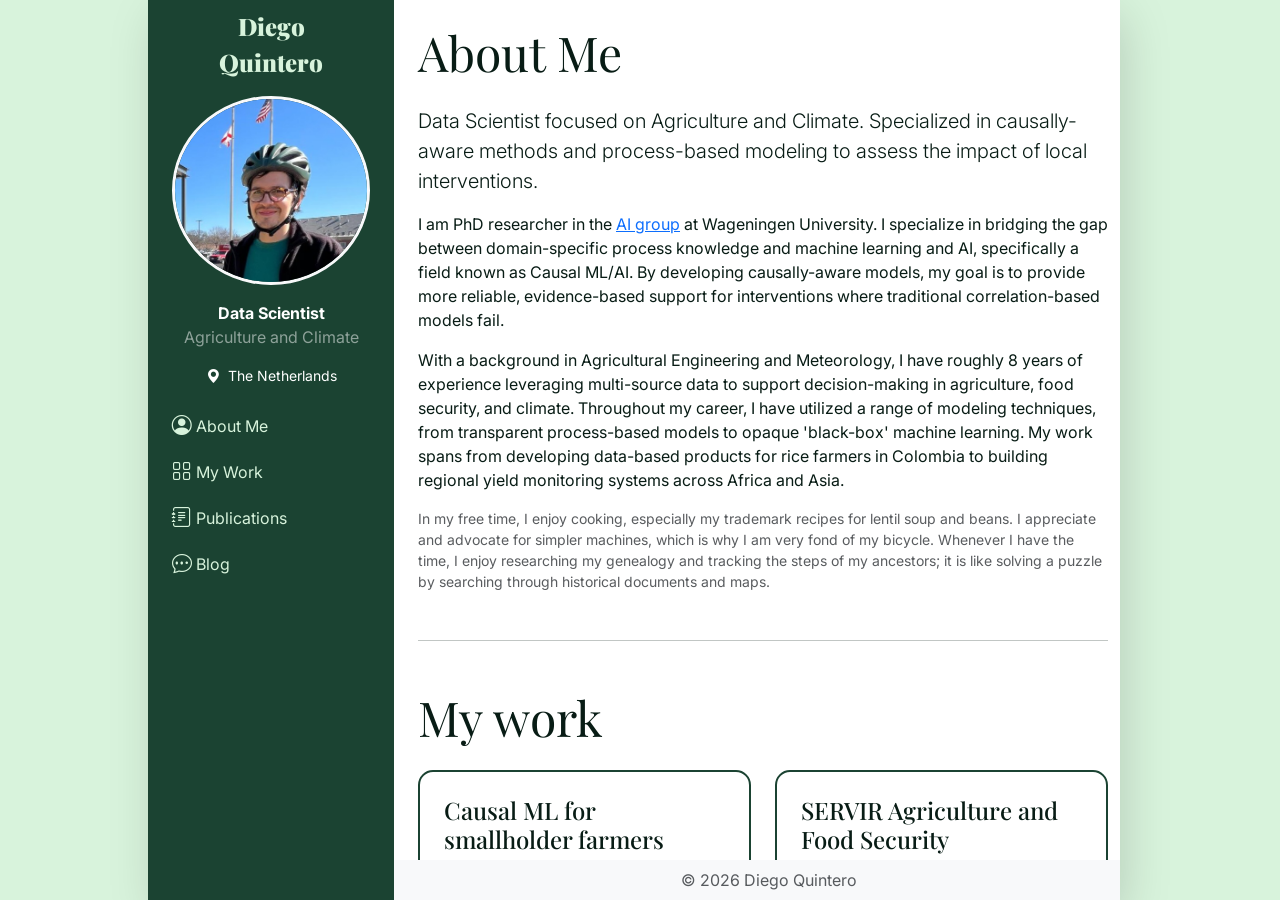
<file: index.html>
<!DOCTYPE html>
<!--[if lt IE 7]>      <html class="no-js lt-ie9 lt-ie8 lt-ie7"> <![endif]-->
<!--[if IE 7]>         <html class="no-js lt-ie9 lt-ie8"> <![endif]-->
<!--[if IE 8]>         <html class="no-js lt-ie9"> <![endif]-->
<!--[if gt IE 8]>      <html class="no-js"> <!--<![endif]-->
<html lang="en">

<head>
    <meta charset="utf-8">
    <meta http-equiv="X-UA-Compatible" content="IE=edge">
    <title>Diego Q.</title>
    <meta name="description" content="">
    <meta name="viewport" content="width=device-width, initial-scale=1">
    <link href="https://cdn.jsdelivr.net/npm/bootstrap@5.1.3/dist/css/bootstrap.min.css" rel="stylesheet"
        integrity="sha384-1BmE4kWBq78iYhFldvKuhfTAU6auU8tT94WrHftjDbrCEXSU1oBoqyl2QvZ6jIW3" crossorigin="anonymous">
    <link href="index.css" rel="stylesheet">
</head>

<body>
    <div class="container-fluid overflow-hidden d-flex justify-content-center bgcol p-0">
        <div class="col-xl-9 vh-100 bg-white px-sm-0 shadow-lg">
            <div class="row vh-100 overflow-auto">
                <div class="col-12 col-sm-3 col-xl-3 px-sm-2 px-0 bg-dark d-flex sticky-top">
                    <div
                        class="d-flex flex-sm-column flex-row flex-grow-1 align-items-center align-items-sm-center px-3 pt-2 text-white">
                        <a href="index.html"
                            class="d-flex align-items-center pb-sm-3 mb-md-0 text-light text-decoration-none fw-bold container-xs-fluid text-center">
                            <span class="fs-4 container-fluid">D<span class="d-none d-sm-inline">iego<br></span>Q<span
                                    class="d-none d-sm-inline">uintero</span> </span>
                        </a>
                        <div class="d-none d-sm-none d-md-inline container-sm-fluid text-center">
                            <img src="assets/diego.jpg"
                                class="rounded-circle img-fluid mb-3 border border-3 border-light">
                            <p class="text-white mb-0"><span class="fs-6 fw-bold">Data Scientist</span></p>
                            <p class="text-white-50"><span class="fs-6 italic">Agriculture and Climate</span></p>
                            <p class="d-flex justify-content-center small"><i class="bi-geo-alt-fill me-2"></i>The
                                Netherlands</p>
                        </div>

                        <ul class="nav nav-pills flex-sm-column flex-row flex-nowrap flex-shrink-1 flex-sm-grow-0 flex-grow-1 mb-sm-auto mb-0 justify-content-center align-items-start align-items-sm-start container-fluid"
                            id="menu">
                            <li class="nav-item">
                                <a href="#about" class="nav-link px-sm-0 px-2">
                                    <i class="fs-5 bi-person-circle"></i><span class="ms-1 d-none d-sm-inline">About
                                        Me</span>
                                </a>
                            </li>
                            <li>
                                <a href="#projects" class="nav-link px-sm-0 px-2">
                                    <i class="fs-5 bi-grid"></i><span class="ms-1 d-none d-sm-inline">My Work</span></a>
                            </li>
                            <li>
                                <a href="#publications" class="nav-link px-sm-0 px-2">
                                    <i class="fs-5 bi-journal-text"></i><span
                                        class="ms-1 d-none d-sm-inline">Publications</span> </a>
                            </li>
                            <li>
                                <a href="blog.html" class="nav-link px-sm-0 px-2">
                                    <i class="fs-5 bi-chat-dots"></i><span
                                        class="ms-1 d-none d-sm-inline">Blog</span></a>
                            </li>
                        </ul>
                    </div>
                </div>

                <div class="col d-flex flex-column h-sm-100 ps-4">
                    <div class="d-sm-none row text-center mt-3 align-items-center">
                        <div class="col-5 d-flex justify-content-end">
                            <img src="assets/diego.jpg" class="rounded-circle img-fluid border border-2 border-dark">
                        </div>
                        <div class="col-7 text-start">
                            <p class="text-dark fw-bold mb-0"><span class="fs-4">Diego Quintero</span></p>
                            <p class="text-dark mb-0">Data Scientist</p>
                            <p class="small text-muted"><i class="bi-geo-alt-fill me-1"></i>The Netherlands</p>
                        </div>
                    </div>
                    <main class="row overflow-auto">
                        <div class="col pt-4 pe-4">
                            <section id="about" class="reveal">
                                <h2 class="display-5 mb-4">About Me</h2>
                                <p class="lead">Data Scientist focused on Agriculture and Climate. Specialized in
                                    causally-aware methods and process-based modeling to assess the impact of local
                                    interventions.</p>
                                <p>I am PhD researcher in the <a
                                        href="https://www.wur.nl/en/chair-groups/artificial-intelligence-group">AI
                                        group</a> at Wageningen University. I specialize in bridging the gap between
                                    domain-specific process knowledge and machine learning and AI, specifically a field
                                    known as Causal ML/AI. By developing causally-aware models, my goal is to provide
                                    more reliable, evidence-based support for interventions where traditional
                                    correlation-based models fail.</p>
                                <p>With a background in Agricultural Engineering and Meteorology, I have roughly 8 years
                                    of experience leveraging multi-source data to support decision-making in
                                    agriculture, food security, and climate. Throughout my career, I have utilized a
                                    range of modeling techniques, from transparent process-based models to opaque
                                    'black-box' machine learning. My work spans from developing data-based products for
                                    rice farmers in Colombia to building regional yield monitoring systems across Africa
                                    and Asia.</p>
                                <p class="small text-muted mb-0">In my free time, I enjoy cooking, especially my
                                    trademark recipes for lentil soup and beans. I appreciate and advocate for simpler
                                    machines, which is why I am very fond of my bicycle. Whenever I have the time, I
                                    enjoy researching my genealogy and tracking the steps of my ancestors; it is like
                                    solving a puzzle by searching through historical documents and maps.</p>
                            </section>

                            <hr class="my-5" />

                            <section id="projects" class="reveal">
                                <h2 class="display-5 mb-4">My work</h2>
                                <div class="row g-4">
                                    <div class="col-md-6">
                                        <div class="project-card p-4 h-100">
                                            <h3 class="h4">Causal ML for smallholder farmers</h3>
                                            <h6 class="h6">Wageningen, The Netherlands</h6>
                                            <p class="text-muted">Current PhD research. Developing and exploring Causal
                                                ML methods and their potential for smallholder farmer agriculture.</p>
                                            <a href="https://research.wur.nl/en/projects/causal-machine-learning-for-sustainable-smallholder-farming-in-af/"
                                                class="btn btn-primary btn-sm mt-2">View project <i
                                                    class="bi bi-arrow-right ms-1"></i></a>
                                        </div>
                                    </div>
                                    <div class="col-md-6">
                                        <div class="project-card p-4 h-100">
                                            <h3 class="h4">SERVIR Agriculture and Food Security</h3>
                                            <h6 class="h6">Huntsville, AL, US</h6>
                                            <p class="text-muted">I supported the NASA SERVIR Initiative as a Research
                                                Scientist in the Ag&FS team, where I developed models and data pipelines
                                                to facilitate decision assessment for stakeholders across the globe.</p>
                                            <a href="https://github.com/SERVIR" class="btn btn-primary btn-sm mt-2">View
                                                organization repo <i class="bi bi-arrow-right ms-1"></i></a>
                                        </div>
                                    </div>
                                    <div class="col-md-6">
                                        <div class="project-card p-4 h-100">
                                            <h3 class="h4">DSSATTools</h3>
                                            <h6 class="h6">Anywhere</h6>
                                            <p class="text-muted">A Python package for crop modelling using the DSSAT
                                                crop modelling ecosystem. A package I authored and have been supporting
                                                and improving since 2022.</p>
                                            <a href="https://github.com/daquinterop/Py_DSSATTools"
                                                class="btn btn-primary btn-sm mt-2">View repo <i
                                                    class="bi bi-arrow-right ms-1"></i></a>
                                        </div>
                                    </div>
                                    <div class="col-md-6">
                                        <div class="project-card p-4 h-100">
                                            <h3 class="h4">UNR Irrigation and Water Management Lab</h3>
                                            <h6 class="h6">Reno, NV, US</h6>
                                            <p class="text-muted">I supported the Lab as a MSc research assistant. I
                                                assisted field work, and developed software, models, and data-pipelines
                                                that supported the research conducted in the lab.</p>
                                        </div>
                                    </div>
                                    <div class="col-md-6">
                                        <div class="project-card p-4 h-100">
                                            <h3 class="h4">Fedearroz, FNA</h3>
                                            <h6 class="h6">Villavicencio, Colombia</h6>
                                            <p class="text-muted">I conducted applied research in the fields of Digital
                                                Agriculture and Agro-meteorology. The research aimed to improve the
                                                competitiveness and livelihoods of rice farmers in Colombia.</p>
                                        </div>
                                    </div>
                                    <div class="col-md-6">
                                        <div class="project-card p-4 h-100">
                                            <h3 class="h4">IDEAM</h3>
                                            <h6 class="h6">Bogotá, Colombia</h6>
                                            <p class="text-muted">I developed a potential evapotranspiration forecast
                                                product based on the local weather prediction model.</p>
                                        </div>
                                    </div>
                                </div>
                            </section>

                            <hr class="my-5" />

                            <section id="publications" class="reveal">
                                <h2 class="display-5 mb-4">Publications</h2>
                                <h3>Papers in journals</h3>
                                <div class="list-group list-group-flush">
                                    <div class="list-group-item bg-transparent border-0 ps-0 mb-3 reveal">
                                        <h4 class="h5 mb-1">Bayesian calibration of management practices for a crop
                                            model implemented in a subsistence farming region</h4>
                                        <p class="small text-muted mb-0"><b>Quintero, D.</b>, Mishra, V., Limaye, A.,
                                            Van Abel, N., Ross, J., & Rashid, A. (2025). Bayesian calibration of
                                            management practices for a crop model implemented in a subsistence farming
                                            region. Eur. J. Agron, 164, 127524.</p>
                                    </div>
                                    <div class="list-group-item bg-transparent border-0 ps-0 mb-3 reveal">
                                        <h4 class="h5 mb-1">A machine learning approach for the estimation of alfalfa
                                            hay crop yield in Northern Nevada</h4>
                                        <p class="small text-muted mb-0"><b>Quintero, D.</b>, Andrade, M., Cholula, U.,
                                            & Solomon, J. (2023). A machine learning approach for the estimation of
                                            alfalfa hay crop yield in Northern Nevada. AgriEngineering, 5(4), 1943–1954.
                                        </p>
                                    </div>
                                    <div class="list-group-item bg-transparent border-0 ps-0 mb-3 reveal">
                                        <h4 class="h5 mb-1">A comparison of two open-source crop simulation models for a
                                            potato crop</h4>
                                        <p class="small text-muted mb-0"><b>Quintero, D.</b>, & Díaz, E. (2020). A
                                            comparison of two open-source crop simulation models for a potato crop.
                                            Agronomía Colombiana, 38(3), 382–387.</p>
                                    </div>
                                    <div class="list-group-item bg-transparent border-0 ps-0 mb-3 reveal">
                                        <h4 class="h5 mb-1">Cloud-Based Solutions for Monitoring Coastal Ecosystems and
                                            the Prioritization of Restoration Efforts Across Belize</h4>
                                        <p class="small text-muted mb-0">Evans, C., Carey, L., Guerra, F., Cherrington,
                                            E., Correa, E., & <b>Quintero, D.</b> (2025). Cloud-Based Solutions for
                                            Monitoring Coastal Ecosystems and the Prioritization of Restoration Efforts
                                            Across Belize. Remote Sensing, 17(20), 3396.</p>
                                    </div>
                                    <h3>Conference presentations</h3>
                                    <div class="list-group-item bg-transparent border-0 ps-0 mb-3 reveal">
                                        <h4 class="h5 mb-1">A Causal Machine Learning approach for estimating the
                                            heterogeneous effects of fertilizer dose and timing on smallholder maize
                                            yields in Tanzania</h4>
                                        <p class="small text-muted mb-0"><b>Quintero, D.</b>, Sitokonstantinou, V.,
                                            Andersson, J. A., & Athanasiadis, I. N. (2026). A Causal Machine Learning
                                            approach for estimating the heterogeneous effects of fertilizer dose and
                                            timing on smallholder maize yields in Tanzania. In EGU General Assembly
                                            2026.</p>
                                    </div>
                                    <div class="list-group-item bg-transparent border-0 ps-0 mb-3 reveal">
                                        <h4 class="h5 mb-1">Estimating crop management input for a regional crop model
                                            using Earth Observation and Bayesian Optimization</h4>
                                        <p class="small text-muted mb-0"><b>Quintero, D.</b>, Tran, K., Phalke, A.,
                                            Dutta, R., & Jayasinghe, S. (2024). Estimating crop management input for a
                                            regional crop model using Earth Observation and Bayesian Optimization. In
                                            AGU Fall Meeting Abstracts (pp. GC41M–0106).</p>
                                    </div>
                                    <div class="list-group-item bg-transparent border-0 ps-0 mb-3 reveal">
                                        <h4 class="h5 mb-1">Resilience Assessment Using Earth Observation Datasets and
                                            Process Based Models</h4>
                                        <p class="small text-muted mb-0"><b>Quintero, D.</b>, Mishra, V., Limaye, A.,
                                            Rashid, A., & Van Abel, N. (2023). Resilience Assessment Using Earth
                                            Observation Datasets and Process Based Models. In AGU Fall Meeting Abstracts
                                            (pp. GC33O–1338).</p>
                                    </div>
                                    <div class="list-group-item bg-transparent border-0 ps-0 mb-3 reveal">
                                        <h4 class="h5 mb-1">Erth Observation Based Agroecological Resilience Mapping in
                                            Niger</h4>
                                        <p class="small text-muted mb-0"><b>Quintero, D.</b>, Limaye, A., Rashid, A., &
                                            Mishra, V. (2022). Earth Observation Based Agroecological Resilience Mapping
                                            in Niger. In AGU Fall Meeting Abstracts (pp. GC45A–51).</p>
                                    </div>
                                    <div class="list-group-item bg-transparent border-0 ps-0 mb-3 reveal">
                                        <h4 class="h5 mb-1">Rice Yield Monitoring Using Satellite Data and AI for Food
                                            Security and Sustainable Landscapes in Myanmar</h4>
                                        <p class="small text-muted mb-0">Phalke, A., Dutta, R., Jayasinghe, S.,
                                            <b>Quintero, D.</b>, Limaye, A., & Griffin, R. (2024). Rice Yield Monitoring
                                            Using Satellite Data and AI for Food Security and Sustainable Landscapes in
                                            Myanmar. In IGARSS 2024-2024 IEEE International Geoscience and Remote
                                            Sensing Symposium (pp. 2086–2089).
                                        </p>
                                    </div>
                                    <div class="list-group-item bg-transparent border-0 ps-0 mb-3 reveal">
                                        <h4 class="h5 mb-1">Geospatial Model for Crop Yield Monitoring in Thailand using
                                            Earth Observation and Machine Learning</h4>
                                        <p class="small text-muted mb-0">Neelam, R., Phalke, A., <b>Quintero, D.</b>,
                                            Bhandari, B., Marshall, M., Dutta, R., Jayasinghe, S., & Griffin, R. (2024).
                                            Geospatial Model for Crop Yield Monitoring in Thailand using Earth
                                            Observation and Machine Learning. In AGU Fall Meeting Abstracts (pp.
                                            GC53G–0433).</p>
                                    </div>
                                    <div class="list-group-item bg-transparent border-0 ps-0 mb-3 reveal">
                                        <h4 class="h5 mb-1">Effects of Deficit Irrigation on Yield and Water
                                            Productivity of Alfalfa in Northern Nevada</h4>
                                        <p class="small text-muted mb-0">Cholula, U., <b>Quintero, D.</b>, Andrade, M.,
                                            & Solomon, J. (2022). Effects of Deficit Irrigation on Yield and Water
                                            Productivity of Alfalfa in Northern Nevada. In 2022 ASABE Annual
                                            International Meeting (pp. 1).</p>
                                    </div>

                                </div>
                            </section>

                        </div>
                    </main>
                    <footer class="row bg-light py-2 mt-auto">
                        <div class="col text-center">
                            <p class="mb-0 text-muted">&copy; 2026 Diego Quintero</p>
                        </div>
                    </footer>
                </div>
            </div>
        </div>
    </div>
    <script src="script.js"></script>
</body>

</html>
</file>
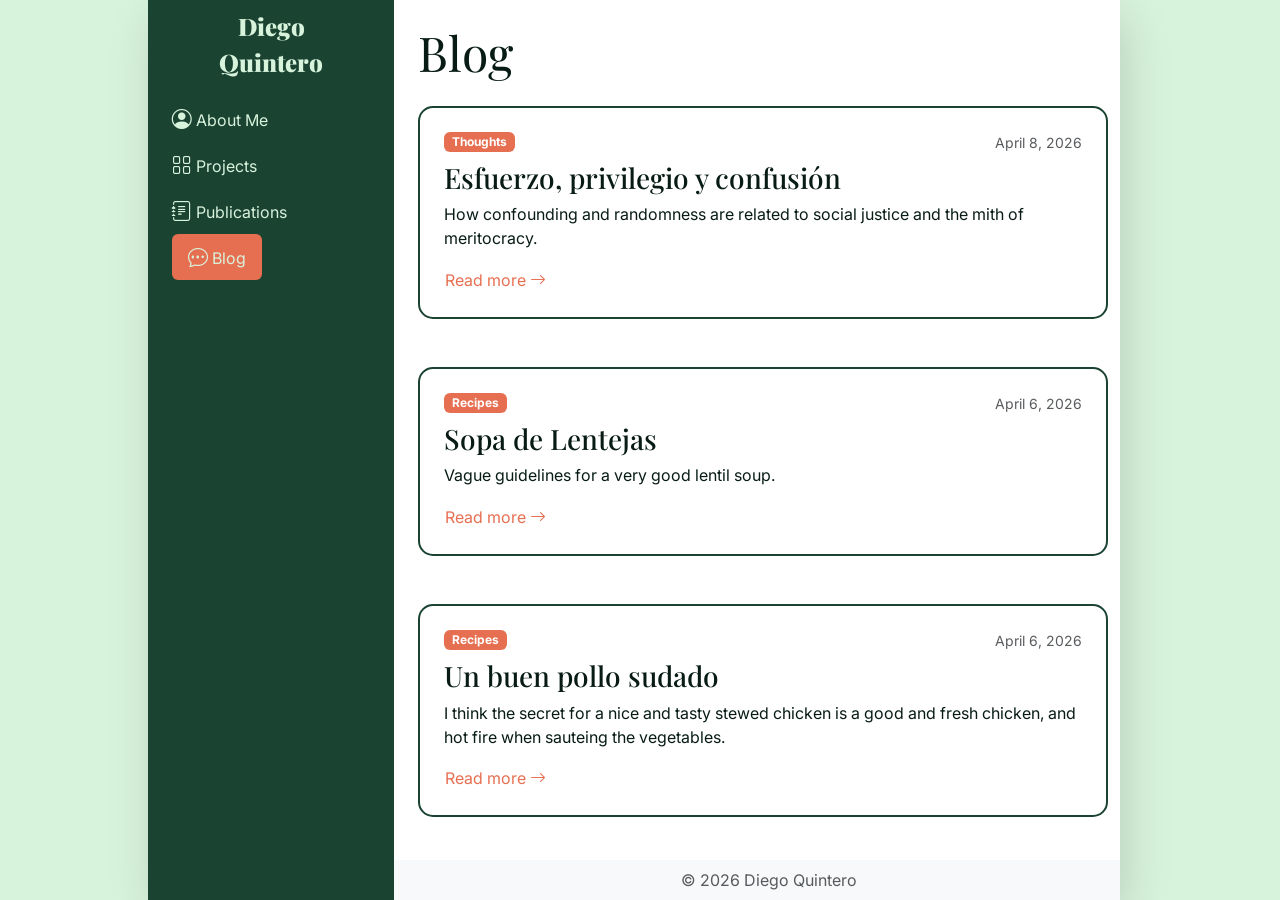
<file: blog.html>
<!DOCTYPE html>
<html lang="en">

<head>
    <meta charset="utf-8">
    <meta http-equiv="X-UA-Compatible" content="IE=edge">
    <title>Diego Q. | Blog</title>
    <meta name="viewport" content="width=device-width, initial-scale=1">
    <link href="https://cdn.jsdelivr.net/npm/bootstrap@5.1.3/dist/css/bootstrap.min.css" rel="stylesheet">
    <link href="index.css" rel="stylesheet">
</head>

<body>
    <div class="container-fluid overflow-hidden d-flex justify-content-center bgcol p-0">
        <div class="col-xl-9 vh-100 bg-white px-sm-0 shadow-lg">
            <div class="row vh-100 overflow-auto">
                <div class="col-12 col-sm-3 col-xl-3 px-sm-2 px-0 bg-dark d-flex sticky-top">
                    <div
                        class="d-flex flex-sm-column flex-row flex-grow-1 align-items-center align-items-sm-center px-3 pt-2 text-white">
                        <a href="index.html"
                            class="d-flex align-items-center pb-sm-3 mb-md-0 text-light text-decoration-none fw-bold container-xs-fluid text-center">
                            <span class="fs-4 container-fluid">D<span class="d-none d-sm-inline">iego<br></span>Q<span
                                    class="d-none d-sm-inline">uintero</span> </span>
                        </a>
                        <ul class="nav nav-pills flex-sm-column flex-row flex-nowrap flex-shrink-1 flex-sm-grow-0 flex-grow-1 mb-sm-auto mb-0 justify-content-center align-items-start align-items-sm-start container-fluid"
                            id="menu">
                            <li class="nav-item">
                                <a href="index.html#about" class="nav-link px-sm-0 px-2">
                                    <i class="fs-5 bi-person-circle"></i><span class="ms-1 d-none d-sm-inline">About
                                        Me</span>
                                </a>
                            </li>
                            <li>
                                <a href="index.html#projects" class="nav-link px-sm-0 px-2">
                                    <i class="fs-5 bi-grid"></i><span
                                        class="ms-1 d-none d-sm-inline">Projects</span></a>
                            </li>
                            <li>
                                <a href="index.html#publications" class="nav-link px-sm-0 px-2">
                                    <i class="fs-5 bi-journal-text"></i><span
                                        class="ms-1 d-none d-sm-inline">Publications</span> </a>
                            </li>
                            <li>
                                <a href="blog.html" class="nav-link active"
                                    style="background-color: var(--burnt-orange) !important;">
                                    <i class="fs-5 bi-chat-dots"></i><span
                                        class="ms-1 d-none d-sm-inline">Blog</span></a>
                            </li>
                        </ul>
                    </div>
                </div>

                <div class="col d-flex flex-column h-sm-100 ps-4">
                    <main class="row overflow-auto">
                        <div class="col pt-4 pe-4">
                            <h2 class="display-5 mb-4">Blog</h2>

                            <article class="reveal mb-5 p-4 project-card">
                                <div class="d-flex justify-content-between align-items-start mb-2">
                                    <span class="badge badge-orange">Thoughts</span>
                                    <small class="text-muted">April 8, 2026</small>
                                </div>
                                <h3 class="h3">Esfuerzo, privilegio y confusión</h3>
                                <p>How confounding and randomness are related to social justice and the mith of
                                    meritocracy.</p>
                                <a href="blog-entries/privilegio-y-confusion.html"
                                    class="btn btn-link p-0 text-decoration-none"
                                    style="color: var(--burnt-orange)">Read more <i class="bi bi-arrow-right"></i></a>
                            </article>

                            <!-- Blog Entry 1 -->
                            <article class="reveal mb-5 p-4 project-card">
                                <div class="d-flex justify-content-between align-items-start mb-2">
                                    <span class="badge badge-orange">Recipes</span>
                                    <small class="text-muted">April 6, 2026</small>
                                </div>
                                <h3 class="h3">Sopa de Lentejas</h3>
                                <p>Vague guidelines for a very good lentil soup.</p>
                                <a href="blog-entries/receta-sopa-de-lentejas.html"
                                    class="btn btn-link p-0 text-decoration-none"
                                    style="color: var(--burnt-orange)">Read more <i class="bi bi-arrow-right"></i></a>
                            </article>

                            <!-- Blog Entry 2 -->
                            <article class="reveal mb-5 p-4 project-card">
                                <div class="d-flex justify-content-between align-items-start mb-2">
                                    <span class="badge badge-orange">Recipes</span>
                                    <small class="text-muted">April 6, 2026</small>
                                </div>
                                <h3 class="h3">Un buen pollo sudado</h3>
                                <p>I think the secret for a nice and tasty stewed chicken is a good and fresh chicken,
                                    and hot fire when sauteing the vegetables.</p>
                                <a href="blog-entries/receta-pollo-sudado.html"
                                    class="btn btn-link p-0 text-decoration-none"
                                    style="color: var(--burnt-orange)">Read more <i class="bi bi-arrow-right"></i></a>
                            </article>

                            <!-- Blog Entry 3 -->
                            <article class="reveal mb-5 p-4 project-card">
                                <div class="d-flex justify-content-between align-items-start mb-2">
                                    <span class="badge badge-orange">Recipes</span>
                                    <small class="text-muted">October 22, 2026</small>
                                </div>
                                <h3 class="h3">Buttermilk pancakes</h3>
                                <p>A buttermilk pancake recipe that has worked for me.</p>
                                <a href="https://sugarspunrun.com/buttermilk-pancakes/"
                                    class="btn btn-link p-0 text-decoration-none" style="color: var(--burnt-orange)">Go
                                    to recipe<i class="bi bi-arrow-right"></i></a>
                            </article>

                            <!-- Blog Entry 4 -->
                            <article class="reveal mb-5 p-4 project-card">
                                <div class="d-flex justify-content-between align-items-start mb-2">
                                    <span class="badge badge-orange">Recipes</span>
                                    <small class="text-muted">October 22, 2026</small>
                                </div>
                                <h3 class="h3">Pecan pesto</h3>
                                <p>A pesto recipe using pecans. It's good when served with pasta mixed with tuna, green
                                    tomato, and red spicy peppers.</p>
                                <a href="https://www.allrecipes.com/recipe/215754/basil-pecan-pesto/"
                                    class="btn btn-link p-0 text-decoration-none" style="color: var(--burnt-orange)">Go
                                    to recipe<i class="bi bi-arrow-right"></i></a>
                            </article>

                        </div>
                    </main>
                    <footer class="row bg-light py-2 mt-auto">
                        <div class="col text-center">
                            <p class="mb-0 text-muted">&copy; 2026 Diego Quintero</p>
                        </div>
                    </footer>
                </div>
            </div>
        </div>
    </div>
    <script src="script.js"></script>
</body>

</html>
</file>
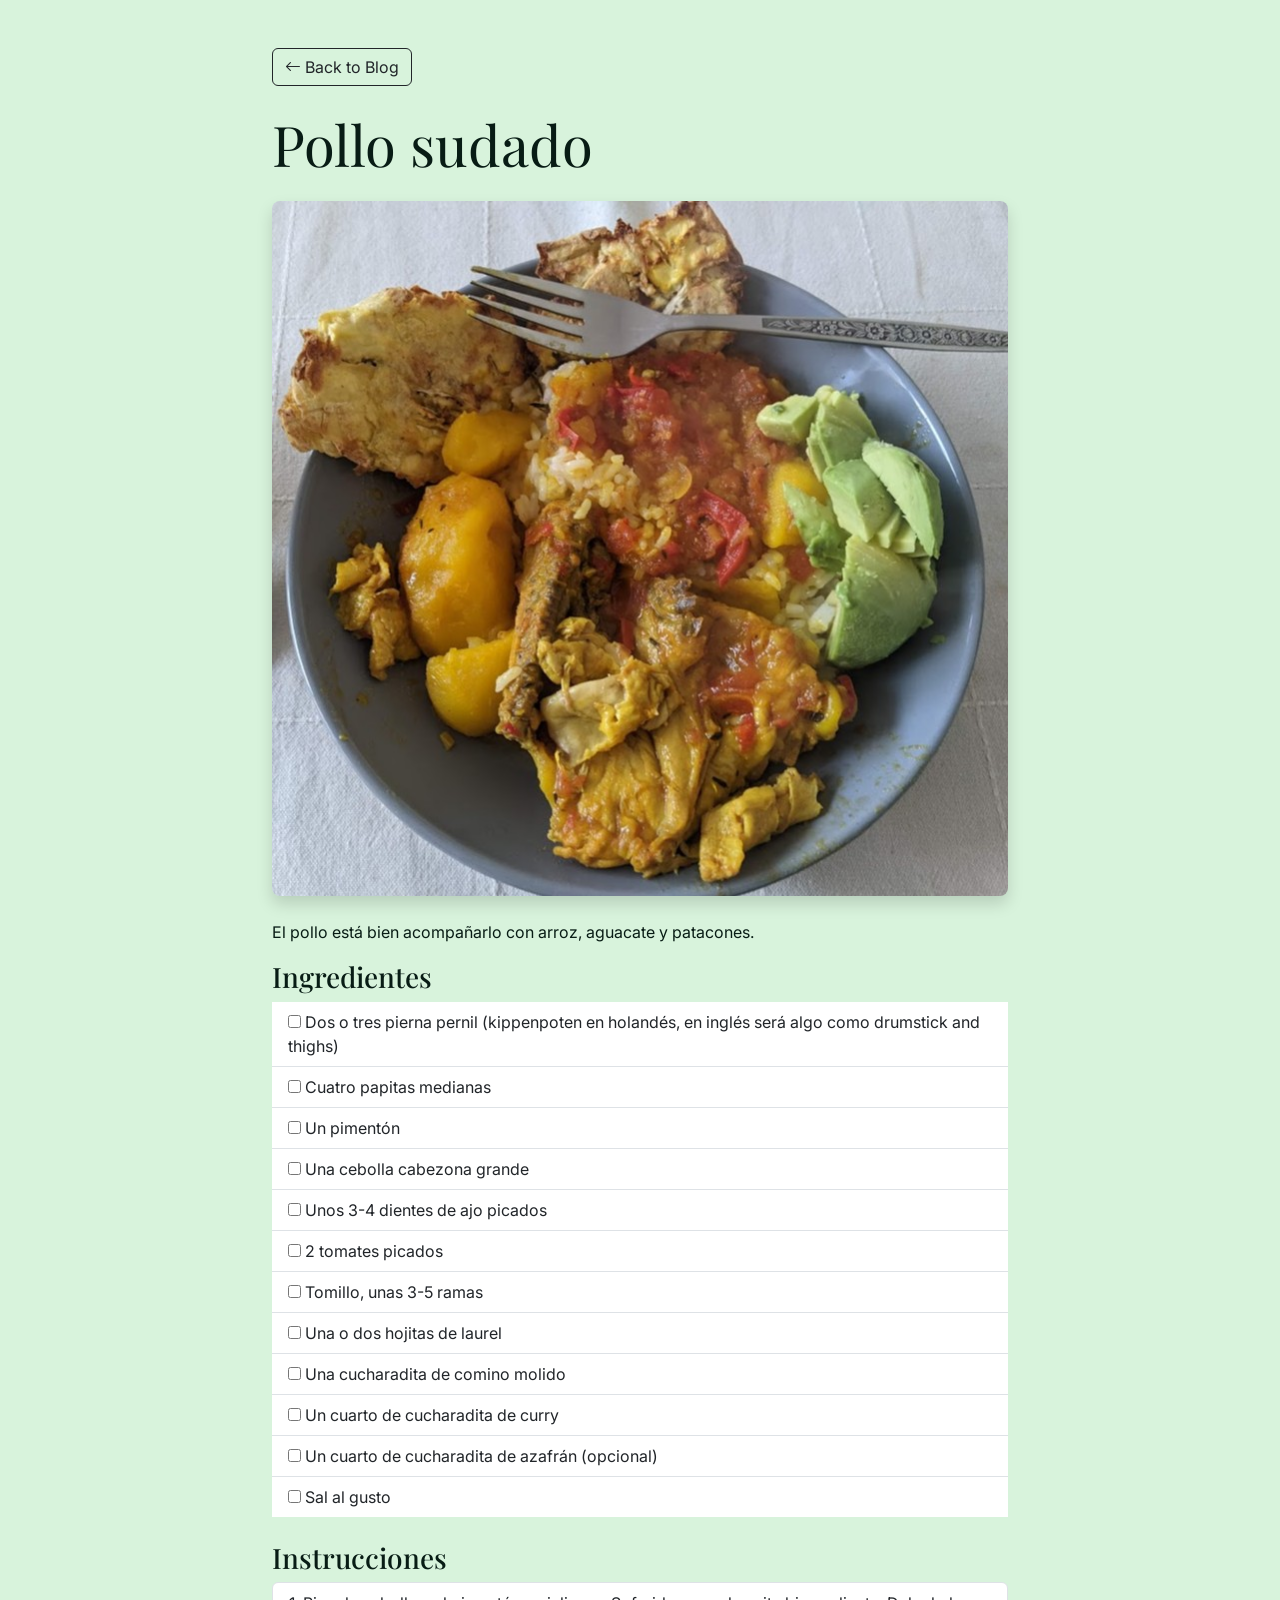
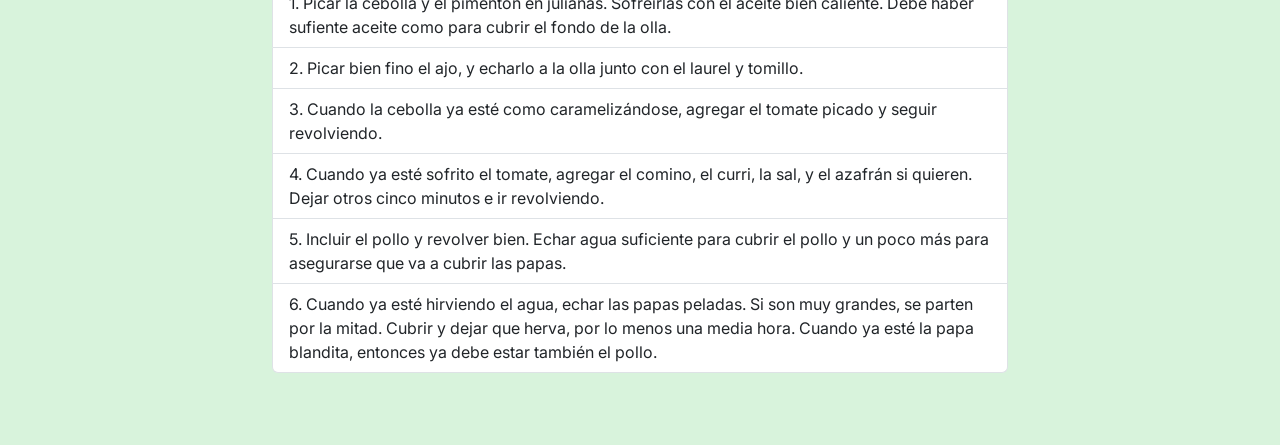
<file: blog-entries/receta-pollo-sudado.html>
<!DOCTYPE html>
<html lang="en">
<head>
    <meta charset="UTF-8">
    <meta name="viewport" content="width=device-width, initial-scale=1.0">
    <title>Diego's Recipes | Pollo sudado </title>
    <link href="https://cdn.jsdelivr.net/npm/bootstrap@5.1.3/dist/css/bootstrap.min.css" rel="stylesheet">
    <link href="../index.css" rel="stylesheet">
</head>
<body>
    <div class="container py-5">
        <div class="row justify-content-center">
            <div class="col-md-8">
                <a href="../blog.html" class="btn btn-outline-dark mb-4"><i class="bi bi-arrow-left"></i> Back to Blog</a>
                
                <article class="reveal active">
                    <h1 class="display-4 mb-4">Pollo sudado</h1>
                    <img src="../assets/pollo-sudado.jpg" class="img-fluid rounded-3 mb-4 shadow mx-auto d-block" alt="Pollo sudado">
                    <p>El pollo está bien acompañarlo con arroz, aguacate y patacones.</p>
                    <div class="recipe-content">
                        <h2 class="h3">Ingredientes</h2>
                        <ul class="list-group list-group-flush mb-4">
                            <li class="list-group-item"><input type="checkbox"/> Dos o tres pierna pernil (kippenpoten en holandés, en inglés será algo como drumstick and thighs)</li>
                            <li class="list-group-item"><input type="checkbox"/> Cuatro papitas medianas</li>
                            <li class="list-group-item"><input type="checkbox"/> Un pimentón</li>
                            <li class="list-group-item"><input type="checkbox"/> Una cebolla cabezona grande</li>
                            <li class="list-group-item"><input type="checkbox"/> Unos 3-4 dientes de ajo picados</li>
                            <li class="list-group-item"><input type="checkbox"/> 2 tomates picados</li>
                            <li class="list-group-item"><input type="checkbox"/> Tomillo, unas 3-5 ramas</li>
                            <li class="list-group-item"><input type="checkbox"/> Una o dos hojitas de laurel</li>
                            <li class="list-group-item"><input type="checkbox"/> Una cucharadita de comino molido</li>
                            <li class="list-group-item"><input type="checkbox"/> Un cuarto de cucharadita de curry</li>
                            <li class="list-group-item"><input type="checkbox"/> Un cuarto de cucharadita de azafrán (opcional)</li>
                            <li class="list-group-item"><input type="checkbox"/> Sal al gusto</li>
                        </ul>

                        <h2 class="h3">Instrucciones</h2>
                        <ol class="list-group list-group-numbered mb-4">
                            <li class="list-group-item">Picar la cebolla y el pimentón en julianas. Sofreirlas con el aceite bien caliente. Debe haber sufiente aceite como para cubrir el fondo de la olla.</li>
                            <li class="list-group-item">Picar bien fino el ajo, y echarlo a la olla junto con el laurel y tomillo.</li>
                            <li class="list-group-item">Cuando la cebolla ya esté como caramelizándose, agregar el tomate picado y seguir revolviendo.</li>
                            <li class="list-group-item">Cuando ya esté sofrito el tomate, agregar el comino, el curri, la sal, y el azafrán si quieren. Dejar otros cinco minutos e ir revolviendo.</li>
                            <li class="list-group-item">Incluir el pollo y revolver bien. Echar agua suficiente para cubrir el pollo y un poco más para asegurarse que va a cubrir las papas.</li>
                            <li class="list-group-item">Cuando ya esté hirviendo el agua, echar las papas peladas. Si son muy grandes, se parten por la mitad. Cubrir y dejar que herva, por lo menos una media hora. Cuando ya esté la papa blandita, entonces ya debe estar también el pollo.</li>
                        </ol>
                    </div>
                </article>
            </div>
        </div>
    </div>
    <script src="../script.js"></script>
</body>
</html>
</file>
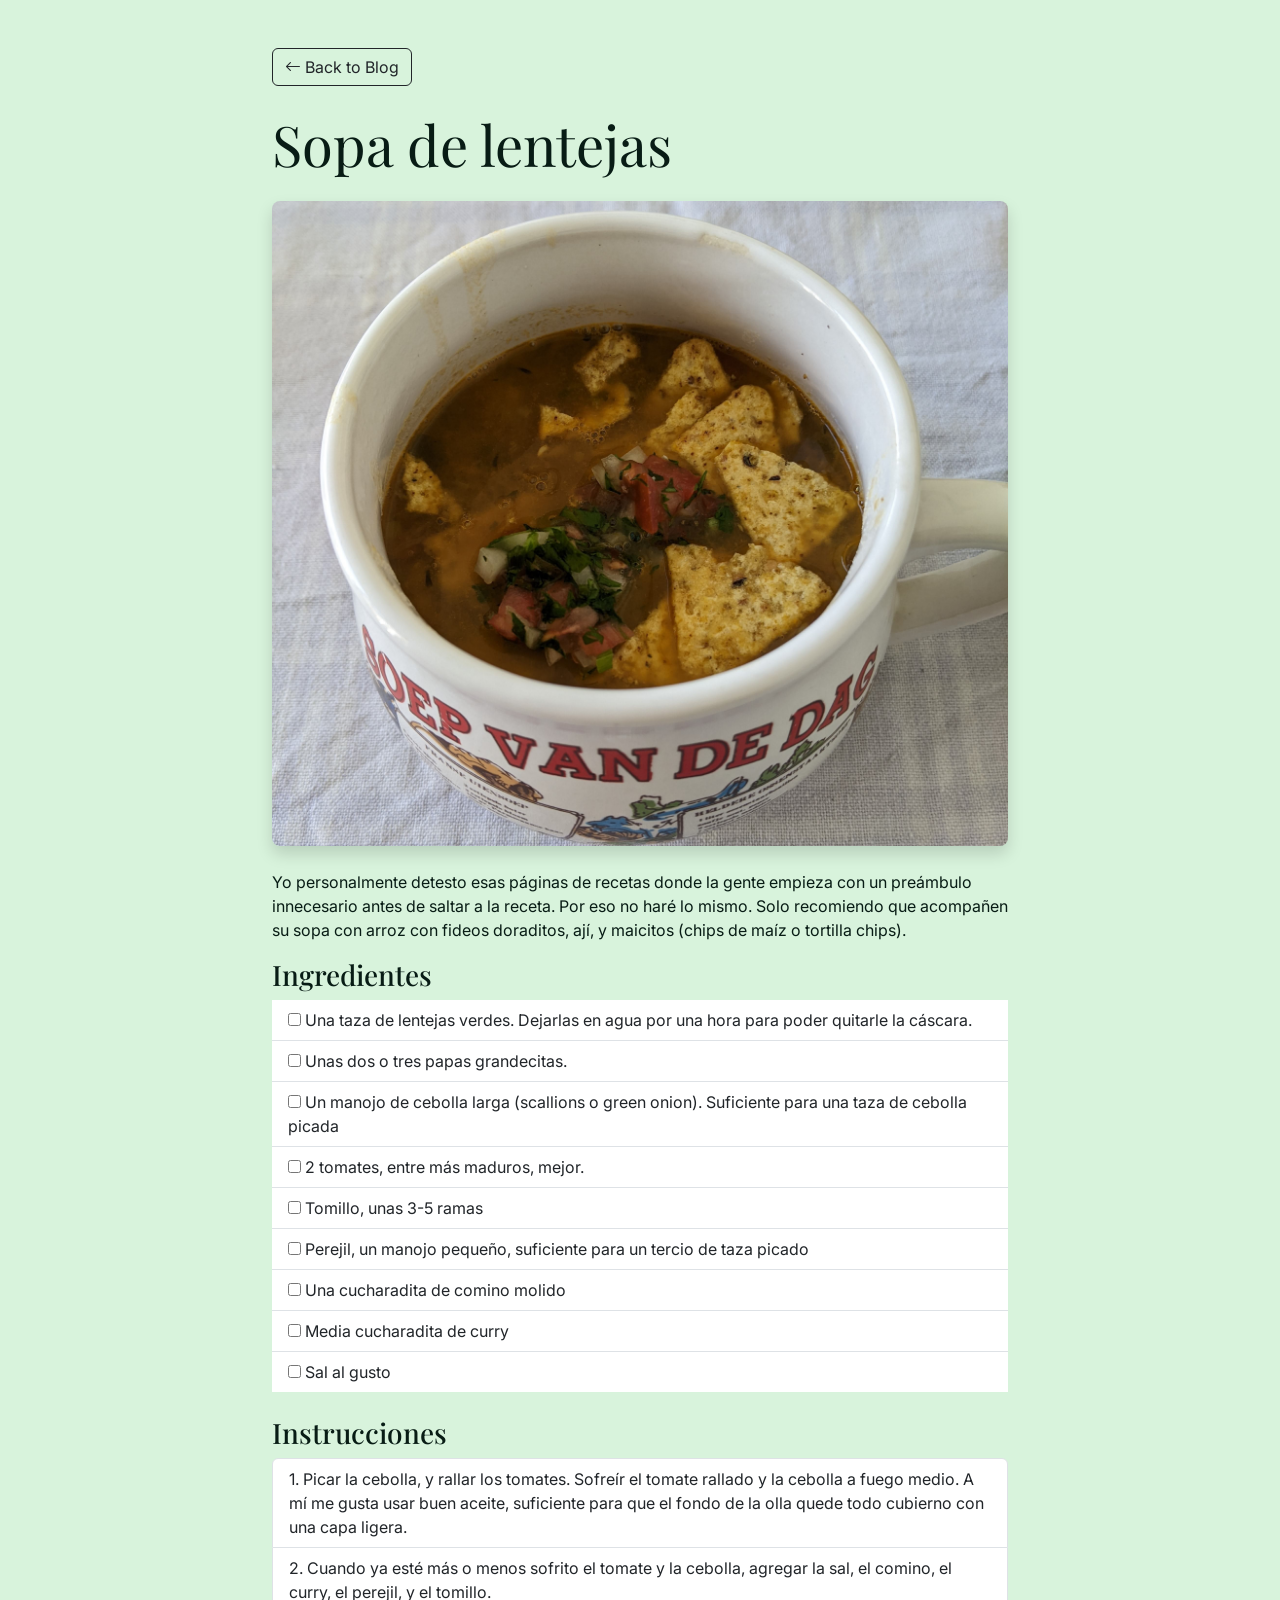
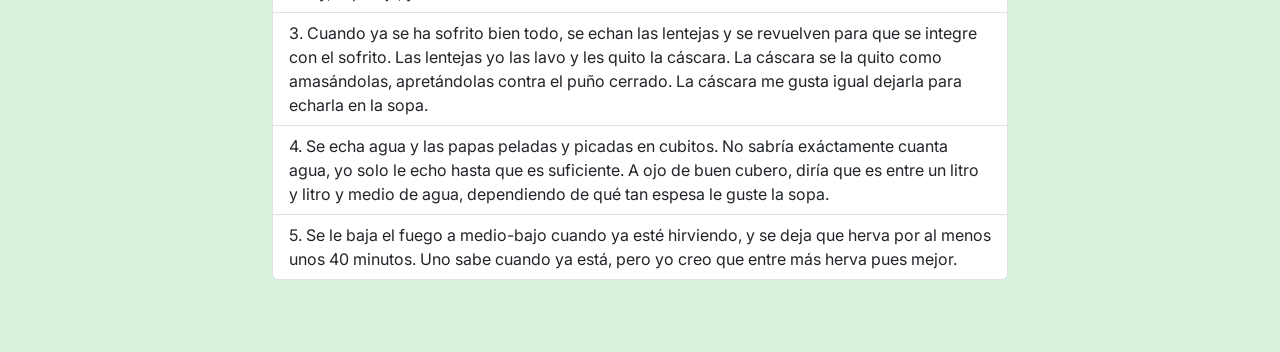
<file: blog-entries/receta-sopa-de-lentejas.html>
<!DOCTYPE html>
<html lang="en">
<head>
    <meta charset="UTF-8">
    <meta name="viewport" content="width=device-width, initial-scale=1.0">
    <title>Diego's Recipes | Sopa de lentejas</title>
    <link href="https://cdn.jsdelivr.net/npm/bootstrap@5.1.3/dist/css/bootstrap.min.css" rel="stylesheet">
    <link href="../index.css" rel="stylesheet">
</head>
<body>
    <div class="container py-5">
        <div class="row justify-content-center">
            <div class="col-md-8">
                <a href="../blog.html" class="btn btn-outline-dark mb-4"><i class="bi bi-arrow-left"></i> Back to Blog</a>
                
                <article class="reveal active">
                    <h1 class="display-4 mb-4">Sopa de lentejas</h1>
                    <img src="../assets/sopa-de-lentejas.jpg" class="img-fluid rounded-3 mb-4 shadow" alt="Lentil Soup">
                    <p>Yo personalmente detesto esas páginas de recetas donde la gente empieza con un preámbulo innecesario antes de saltar a la receta. Por eso no haré lo mismo. Solo recomiendo que acompañen su sopa con arroz con fideos doraditos, ají, y maicitos (chips de maíz o tortilla chips).</p>
                    <div class="recipe-content">
                        <h2 class="h3">Ingredientes</h2>
                        <ul class="list-group list-group-flush mb-4">
                            <li class="list-group-item"><input type="checkbox"/> Una taza de lentejas verdes. Dejarlas en agua por una hora para poder quitarle la cáscara.</li>
                            <li class="list-group-item"><input type="checkbox"/> Unas dos o tres papas grandecitas.</li>
                            <li class="list-group-item"><input type="checkbox"/> Un manojo de cebolla larga (scallions o green onion). Suficiente para una taza de cebolla picada</li>
                            <li class="list-group-item"><input type="checkbox"/> 2 tomates, entre más maduros, mejor.</li>
                            <li class="list-group-item"><input type="checkbox"/> Tomillo, unas 3-5 ramas</li>
                            <li class="list-group-item"><input type="checkbox"/> Perejil, un manojo pequeño, suficiente para un tercio de taza picado</li>
                            <li class="list-group-item"><input type="checkbox"/> Una cucharadita de comino molido</li>
                            <li class="list-group-item"><input type="checkbox"/> Media cucharadita de curry</li>
                            <li class="list-group-item"><input type="checkbox"/> Sal al gusto</li>
                        </ul>

                        <h2 class="h3">Instrucciones</h2>
                        <ol class="list-group list-group-numbered mb-4">
                            <li class="list-group-item">Picar la cebolla, y rallar los tomates. Sofreír el tomate rallado y la cebolla a fuego medio. A mí me gusta usar buen aceite, suficiente para que el fondo de la olla quede todo cubierno con una capa ligera.</li>
                            <li class="list-group-item">Cuando ya esté más o menos sofrito el tomate y la cebolla, agregar la sal, el comino, el curry, el perejil, y el tomillo.</li>
                            <li class="list-group-item">Cuando ya se ha sofrito bien todo, se echan las lentejas y se revuelven para que se integre con el sofrito. Las lentejas yo las lavo y les quito la cáscara. La cáscara se la quito como amasándolas, apretándolas contra el puño cerrado. La cáscara me gusta igual dejarla para echarla en la sopa.</li>
                            <li class="list-group-item">Se echa agua y las papas peladas y picadas en cubitos. No sabría exáctamente cuanta agua, yo solo le echo hasta que es suficiente. A ojo de buen cubero, diría que es entre un litro y litro y medio de agua, dependiendo de qué tan espesa le guste la sopa.</li>
                            <li class="list-group-item">Se le baja el fuego a medio-bajo cuando ya esté hirviendo, y se deja que herva por al menos unos 40 minutos. Uno sabe cuando ya está, pero yo creo que entre más herva pues mejor.</li>
                        </ol>
                    </div>
                </article>
            </div>
        </div>
    </div>
    <script src="../script.js"></script>
</body>
</html>
</file>
<file: index.css>
@import url("https://cdn.jsdelivr.net/npm/bootstrap-icons@1.8.0/font/bootstrap-icons.css");
@import url('https://fonts.googleapis.com/css2?family=Inter:wght@400;600&family=Playfair+Display:wght@700;900&display=swap');

:root {
    --forest-green: #1b4332;
    --mint-green: #d8f3dc;
    --burnt-orange: #e76f51;
    --coral: #f4a261;
    --text-dark: #081c15;
}

body {
    font-family: 'Inter', sans-serif;
    color: var(--text-dark);
    background-color: var(--mint-green);
}

h1, h2, h3, h4, h5, h6, .fs-4 {
    font-family: 'Playfair Display', serif;
    font-weight: 900;
    color: var(--text-dark);
}

.bg-dark h1, .bg-dark h2, .bg-dark h3, .bg-dark h4, .bg-dark h5, .bg-dark h6, .bg-dark .fs-4, .bg-dark .nav-link {
    color: var(--mint-green) !important;
}

.bg-dark {
    background-color: var(--forest-green) !important;
}

.bgcol {
    background: var(--mint-green);
}

.nav-link {
    color: var(--mint-green) !important;
    transition: all 0.3s ease;
}

.nav-link:hover {
    color: var(--coral) !important;
    transform: translateX(5px);
}

.btn-primary, .badge-orange {
    background-color: var(--burnt-orange) !important;
    border: none;
    color: white;
}

.btn-primary:hover {
    background-color: var(--coral) !important;
}

footer {
    width: calc(100% + 1.5rem) !important; /* Adjusts for the ps-4 padding */
    margin-left: -1.5rem !important;       /* Pulls it back to the true left edge */
    padding-left: 1.5rem;                  /* Keeps the internal text centered relative to the whole bar */
}

/* Project Cards */
.project-card {
    border: 2px solid var(--forest-green);
    border-radius: 15px;
    transition: transform 0.3s ease, box-shadow 0.3s ease;
    background: white;
}

.project-card:hover {
    transform: translateY(-10px);
    box-shadow: 0 10px 20px rgba(27, 67, 50, 0.2);
}

/* Reveal Animation */
.reveal {
    opacity: 0;
    transform: translateY(30px);
    transition: all 0.8s ease-out;
}

.reveal.active {
    opacity: 1;
    transform: translateY(0);
}

/* Custom Scrollbar */
::-webkit-scrollbar {
    width: 8px;
}
::-webkit-scrollbar-track {
    background: var(--mint-green);
}
::-webkit-scrollbar-thumb {
    background: var(--forest-green);
    border-radius: 10px;
}

@media (min-width: 576px) {
    .h-sm-100 {
        height: 100%;
    }
}

/* @media (max-width: 576px) {
    .sticky-top.bg-dark {
        height: auto !important;
        max-height: 70px;
    }
} */
</file>
